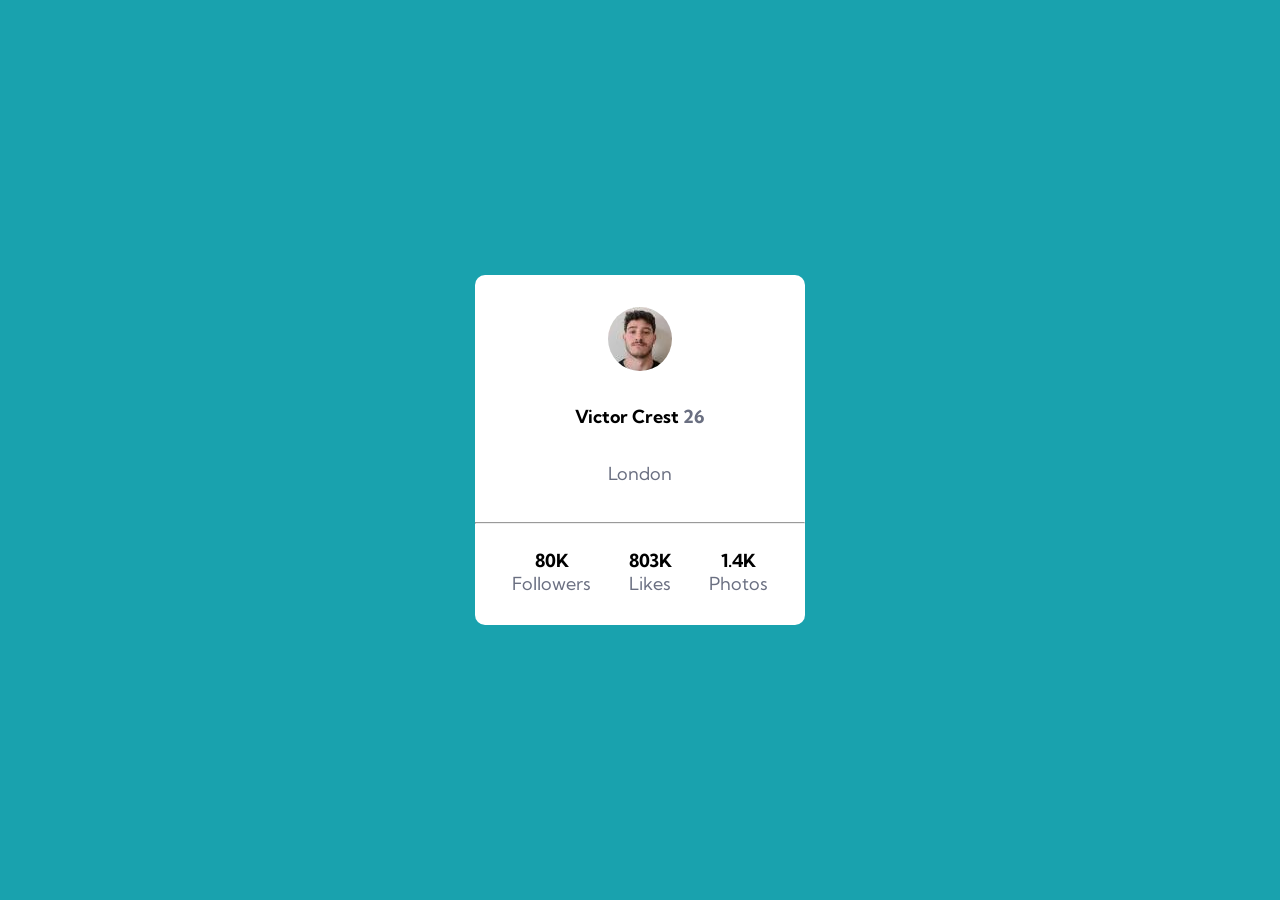
<file: cartao-apresentacao - Correcao/index.html>
<!DOCTYPE html>
<html lang="en">
<head>
    <meta charset="UTF-8">
    <meta name="viewport" content="width=device-width, initial-scale=1.0"> 
    <link rel="icon" type="image/png" sizes="32x32" href="./images/favicon-32x32.png">
    <link rel="stylesheet" href="./reset.css">
    <link rel="stylesheet" href="./variables.css">
    <link rel="stylesheet" href="./style.css">
    <title>Frontend Mentor | Profile card component</title>
</head>
<body>
    <main class="container">
        <div class="card">
            <div class="profile-informations">
                <img src="src/chrystian.jpg" alt="Profile picture image">
                <p>Victor Crest <span class="age">26</span></p>
                <span class="city">London</span>
            </div>
            <hr>
            <ul class="profile-numbers">
                <li class="info">
                    <p class="counter">80K</p>
                    <span class="counter-type">Followers</sp>
                </li>
                <li class="info">
                    <p class="counter">803K</p>
                    <span class="counter-type">Likes</span>
                </li>
                <li class="info">
                    <p class="counter">1.4K</p>
                    <span class="counter-type">Photos</span>
                </li>
            </ul>
        </div>
    </main>
</body>
</html>
</file>
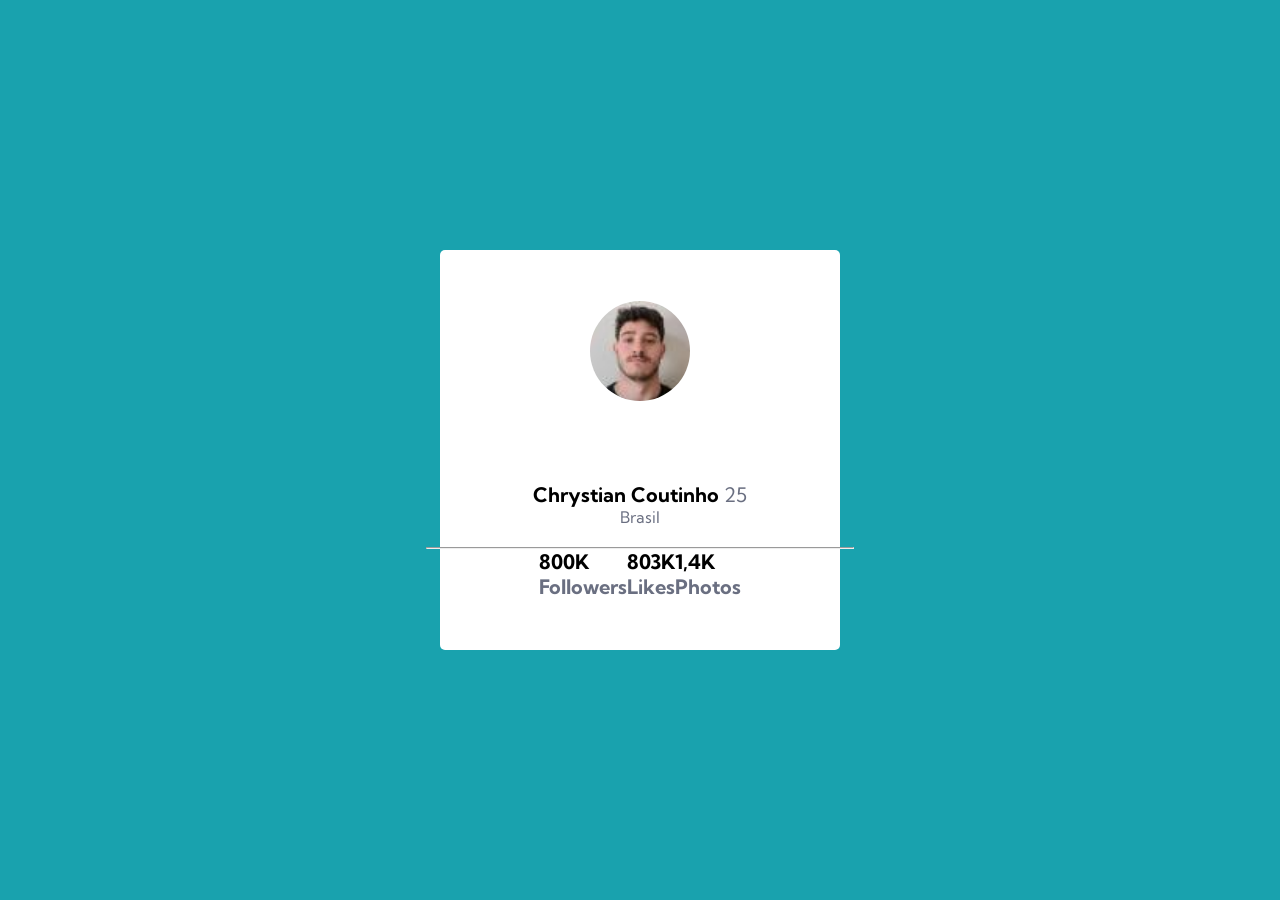
<file: cartao-apresentacao/index.html>
<!DOCTYPE html>
<html lang="en">

<head>
    <meta charset="UTF-8">
    <meta name="viewport" content="width=device-width, initial-scale=1.0">
    <title>Document</title>
    <link rel="shortcut icon" href="src/chrystian.jpg" type="image/x-icon">
    <link rel="stylesheet" href="reset.css">
    <link rel="stylesheet" href="style.css">
    <link rel="preconnect" href="https://fonts.googleapis.com">
    <link rel="preconnect" href="https://fonts.gstatic.com" crossorigin>
    <link href="https://fonts.googleapis.com/css2?family=Kumbh+Sans:wght,YOPQ@100..900,300&display=swap"
        rel="stylesheet">
</head>

<body>

    <main class="cartao">
        <section class="info-pessoal">
            <img src="src/chrystian.jpg" alt="">
            <div class="nome-idade">
                <h1 id="nome">Chrystian Coutinho<p id="idade">25</p>
                </h1>

                <p class="pais">Brasil</p>

                <hr>

                <div >
                    <ul class="metricas">
                        <li>
                            <h1 class="numeros">800K <p class="dados">Followers</p>
                            </h1>
                        </li>
                        <li>
                            <h1 class="numeros">803K <p class="dados">Likes</p>
                            </h1>
                        </li>
                        <li>
                            <h1 class="numeros">1,4K <p class="dados">Photos</p>
                            </h1>
                        </li>
                    </ul>
                </div>


        </section>





    </main>

</body>

</html>
</file>
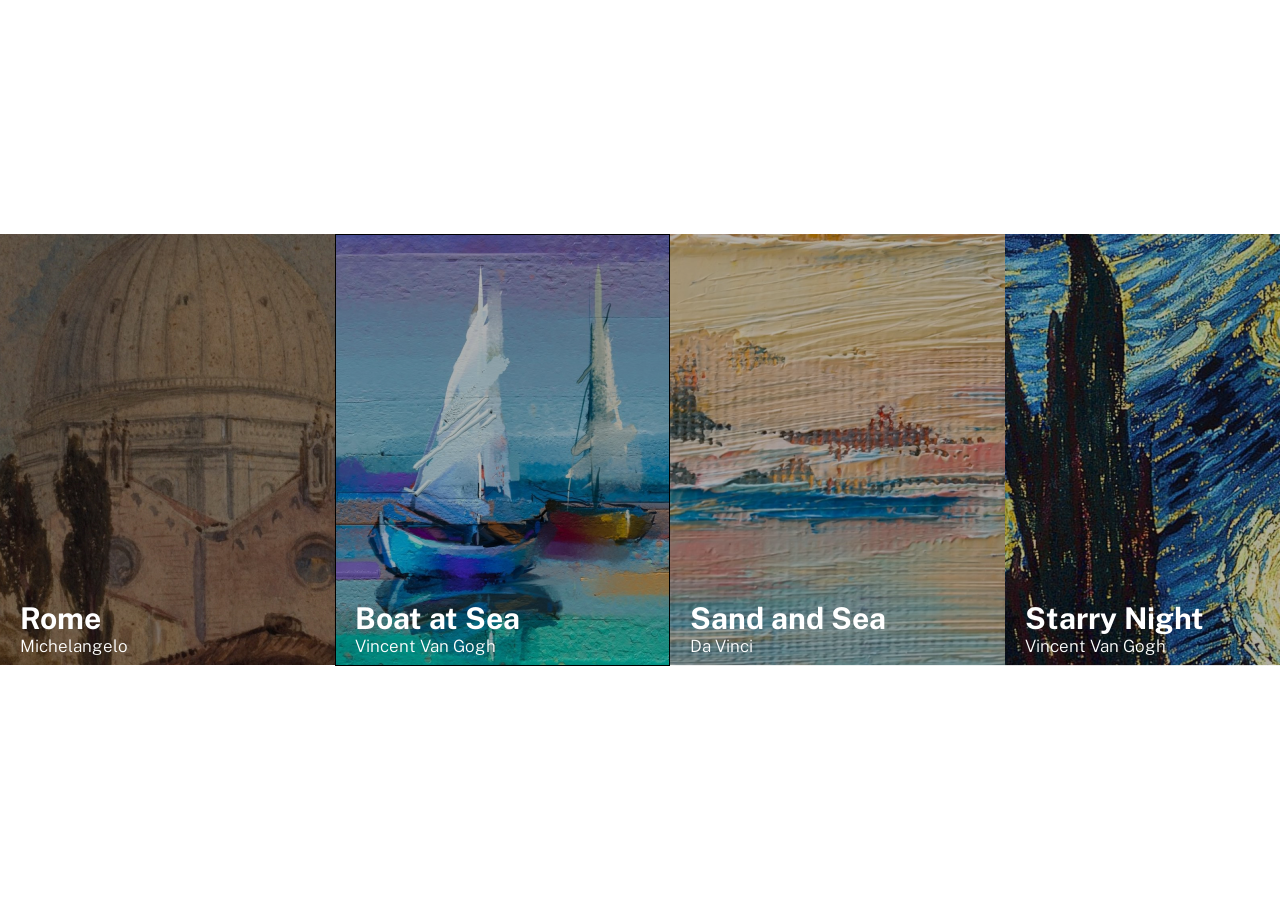
<file: lista-de-imagens/index.html>
<!DOCTYPE html>
<html lang="en">
<head>
    <meta charset="UTF-8">
    <meta name="viewport" content="width=device-width, initial-scale=1.0">
    <title>Document</title>
    <link rel="stylesheet" href="reset.css">
    <link rel="stylesheet" href="style.css">
</head>
<body>

    <main>
        <ul class="container">
            <li class="center">
                <figure>
                    <img src="src/6 1.jpg" alt="Rome, Michelangelo">
                    <figcaption><h1>Rome</h1><p>Michelangelo</p></figcaption>
                </figure>    
            </li>
            <li class="center">
                <figure>
                    <img src="src/boat 1.png" alt="pintura de barcos, Vincent Van Gogh">
                    <figcaption><h1>Boat at Sea</h1><p>Vincent Van Gogh</p></figcaption>
                </figure>
            </li>
            <li class="center">
                <figure>
                    <img src="src/4 1.png" alt="Areia e Mar, Da Vinci">
                    <figcaption><h1>Sand and Sea</h1><p>Da Vinci</p></figcaption>
                </figure>
            </li>
            <li class="center">
                <figure>
                    <img src="src/5 1.png" alt="Noite Estrelada, Vincent Van Gogh">
                    <figcaption><h1>Starry Night</h1><p>Vincent Van Gogh</p></figcaption>
                </figure>
            </li>
        </ul>
    </main>

    
</body>
</html>
</file>
<file: cartao-apresentacao - Correcao/variables.css>
:root{  
    --background-color: hsl(185, 75%, 39%);
    --text-color: hsl(227, 10%, 46%);
    --card-color: hsl(0, 0%, 59%);
}
</file>
<file: cartao-apresentacao - Correcao/style.css>
@import url('https://fonts.googleapis.com/css2?family=Kumbh+Sans:wght@400;700&display=swap');

body{
    background-color: var(--background-color);
    height: 100vh;
    font-family: 'Kumbh Sans', sans-serif;
    font-size: 18px;
}

hr{
    width: 100%;
}

.container{
    display: flex;
    align-items: center;
    justify-content: center;
    height: 100%;
}

.card{
    display: flex;
    flex-direction: column;
    align-items: center;
    justify-content: space-between;
    gap: 25px;
    background-color: #fff;
    border-radius: 10px;
    margin: 20px;
    width: 330px;
    height: 350px;
}

.card .profile-informations{
    display: flex;
    flex-direction: column;
    justify-content: space-around;
    align-items: center;
    gap: 10px;
    height: 100%;
}

.card .profile-informations img{
    border-radius: 50%;
    margin-top: 20px;
}

.card .profile-numbers{
    display: flex;
    align-items: center;
    justify-content: space-evenly;
    width: 100%;
    padding-bottom: 30px;
    text-align: center;
}

.profile-numbers .info .counter, 
.card .profile-informations p{
    font-weight: 700;
}

.card .profile-informations .age,
.card .profile-informations .city, 
.profile-numbers .info .counter-type{
    color: var(--text-color);
}
</file>
<file: cartao-apresentacao/style.css>
:root{
    --main-color: hsl(185, 75%, 39%);
    --text-color: hsl(227, 10%, 46%);
}



img{
    border-radius: 50px;
    height: 100px;
    width: 100px;
    display: flex;
    align-self: center;
}

body{
    background-color: var(--main-color);
    width: 100%;
    height: 100vh;
    display: flex;
    align-items: center;
    justify-content: center;
}

.nome-idade{
    display: flex;
    align-items: center;
    flex-direction: column;
}

.cartao{
    background-color: white;
    display: flex;
    min-width: 400px;
    min-height: 400px;
    justify-content: center;
    border-radius: 5px;
}

hr{
    width: 200%;
}

.pais{
    padding-bottom: 20px;
}

.info-pessoal{
    display: flex;
    align-content: center;
    flex-direction: column;
    gap: 30px;
    justify-content: space-evenly;
    
}

#nome{
    display: flex;
    font-weight: 700;
    font-size: 20px;
    gap: 5px;
}

#idade{
    font-weight: 400;
    color: var(--text-color);
}

p{
    color: var(--text-color);
}

.numeros{
    font-weight: 700;
    font-size: 20px;
}

.metricas{
    display: flex;
    flex-direction: row;
    justify-content: space-between;
}
</file>
<file: lista-de-imagens/style.css>
@import url('https://fonts.googleapis.com/css2?family=Public+Sans:ital,wght@0,100..900;1,100..900&display=swap');

.container{
    display: flex;
    justify-content: space-around;
    align-items: center;
    height: 100vh;
    width: 100vw;
}

figure{
    position: relative;
}

img{
    display: block;
}

figcaption{
    position: absolute;
    bottom: 10px;
    left: 20px;
}

h1{
    font-size: 30px;
}

p{
    font-weight: 300;
    font-size: 17px;
}


@media screen and (max-width: 400px) { 
    .container{
        display: flex;
        flex-direction: column;
    }
}
</file>
